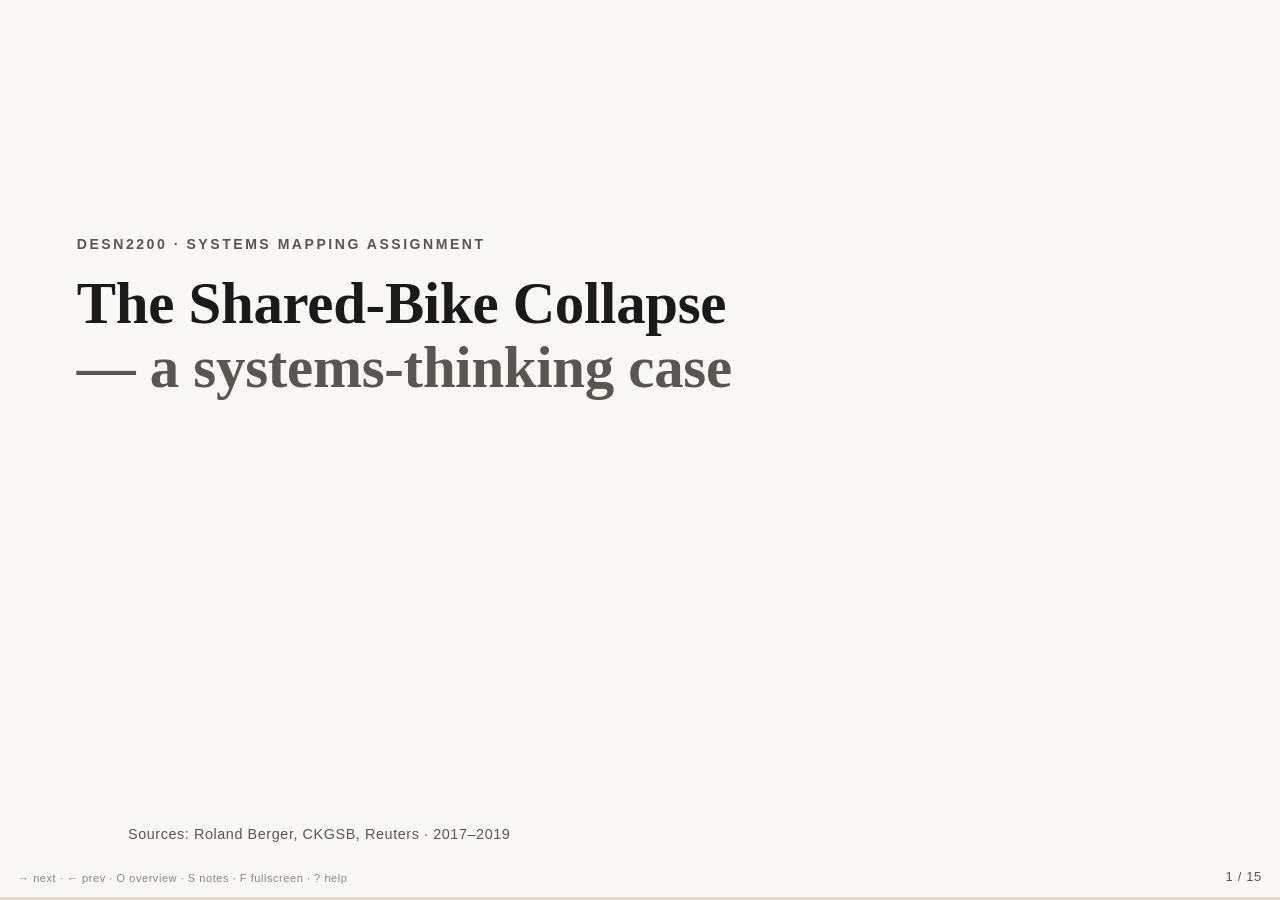
<file: index.html>
<!doctype html>
<html lang="en">
<head>
  <meta charset="utf-8">
  <meta name="viewport" content="width=1920, initial-scale=1">
  <title>Shared-Bike Systems · A Two-Lens Analysis</title>
  <link rel="stylesheet" href="css/theme-academic.css">
  <link rel="stylesheet" href="css/diagrams.css">
</head>
<body>
<div class="deck">
  <div class="slides">

    <!-- ============================================================ -->
    <!-- SLIDE 1 · Title + hook stat                       0:00 – 0:15 -->
    <!-- ============================================================ -->
    <section class="title-slide" data-timestamp="0:00 – 0:15"
             data-notes="Hook: read the stat slowly. Hold a beat after '23 million'. Don't smile through this — it's the catastrophe that motivates the whole talk.">
      <div class="eyebrow">DESN2200 · Systems Mapping Assignment</div>
      <h1>The Shared-Bike Collapse<br><span class="muted">— a systems-thinking case</span></h1>
      <div class="stat fragment fade-only">23 million bikes.</div>
      <div class="subtitle fragment fade-only">Deployed across 200 Chinese cities by 2017. Within two years, billions of yuan lost, 12 million unrefunded deposits, 300,000 tons of scrap metal, and bike graveyards visible from the air.</div>
      <div class="source">Sources: Roland Berger, CKGSB, Reuters · 2017–2019</div>
    </section>

    <!-- ============================================================ -->
    <!-- SLIDE 2 · Two-lens framing                        0:15 – 0:25 -->
    <!-- ============================================================ -->
    <section data-timestamp="0:15 – 0:25"
             data-notes="Set the frame. Two diagrams, two lenses. Don't over-explain shared bikes — the audience knows what they are.">
      <div class="eyebrow">FRAMING</div>
      <h2>Two lenses on one system</h2>
      <p class="lede">Why this system collapsed — and how design can fix the next one — only becomes visible when you look at it from <em>two</em> directions at once.</p>
      <div class="split">
        <div class="panel left fragment">
          <div class="label">Diagram 1</div>
          <h3>Technical mechanism</h3>
          <p>Three layers: the bike, the cloud, the field. How a ride actually happens, and where the system steers user behaviour.</p>
        </div>
        <div class="panel right fragment">
          <div class="label">Diagram 2</div>
          <h3>Social dynamics</h3>
          <p>Causal-loop diagram with four canonical archetypes embedded. Why trust collapses, why bikes get vandalised, and which loops the survivors broke.</p>
        </div>
      </div>
    </section>

    <!-- ============================================================ -->
    <!-- SLIDE 3 · Architecture skeleton (3 layers)        0:25 – 0:50 -->
    <!-- ============================================================ -->
    <section class="diagram-slide" data-timestamp="0:25 – 0:50"
             data-notes="Walk top → bottom. Physical = what the user touches. Digital = what mediates. Operational = what supports. Components animate in left to right.">
      <div class="header">
        <div class="tag">DIAGRAM 1 · ARCHITECTURE</div>
        <h2>Three layers, one ride</h2>
      </div>
      <div class="canvas">
        <svg class="diagram arch-svg" viewBox="0 0 1600 880" preserveAspectRatio="xMidYMid meet">
          <defs>
            <marker id="arrow-red" viewBox="0 0 10 10" refX="9" refY="5"
                    markerWidth="6" markerHeight="6" orient="auto-start-reverse">
              <path d="M0,0 L10,5 L0,10 z" fill="#C8553D"/>
            </marker>
            <marker id="arrow-ink" viewBox="0 0 10 10" refX="9" refY="5"
                    markerWidth="5" markerHeight="5" orient="auto-start-reverse">
              <path d="M0,0 L10,5 L0,10 z" fill="#1A1A1A"/>
            </marker>
          </defs>

          <!-- Layer 1: Physical -->
          <g class="fragment fade-only" data-fragment-index="0">
            <rect class="layer-band physical" x="40" y="40" width="1520" height="220"/>
            <text class="layer-label" x="62" y="70">PHYSICAL · the bike</text>
            <text class="layer-sub" x="62" y="90">what the user touches</text>

            <!-- 5 components in physical layer -->
            <g transform="translate(80,120)">
              <rect class="component" width="240" height="110"/>
              <text class="component-label" x="120" y="50">Frame</text>
              <text class="component-sub" x="120" y="74">aluminium / steel</text>
              <text class="component-sub" x="120" y="92">solid tyres</text>
            </g>
            <g transform="translate(360,120)">
              <rect class="component" width="240" height="110"/>
              <text class="component-label" x="120" y="50">Smart Lock</text>
              <text class="component-sub" x="120" y="74">servo + bluetooth</text>
              <text class="component-sub" x="120" y="92">tamper sensor</text>
            </g>
            <g transform="translate(640,120)">
              <rect class="component" width="240" height="110"/>
              <text class="component-label" x="120" y="50">GPS / IoT Module</text>
              <text class="component-sub" x="120" y="74">cellular uplink</text>
              <text class="component-sub" x="120" y="92">streams location</text>
            </g>
            <g transform="translate(920,120)">
              <rect class="component" width="240" height="110"/>
              <text class="component-label" x="120" y="50">QR Code</text>
              <text class="component-sub" x="120" y="74">unique bike ID</text>
              <text class="component-sub" x="120" y="92">scan-to-unlock</text>
            </g>
            <g transform="translate(1200,120)">
              <rect class="component" width="240" height="110"/>
              <text class="component-label" x="120" y="50">Battery</text>
              <text class="component-sub" x="120" y="74">dynamo / cell</text>
              <text class="component-sub" x="120" y="92">powers lock + IoT</text>
            </g>
          </g>

          <!-- Layer 2: Digital -->
          <g class="fragment fade-only" data-fragment-index="1">
            <rect class="layer-band digital" x="40" y="300" width="1520" height="220"/>
            <text class="layer-label" x="62" y="330">DIGITAL · the cloud</text>
            <text class="layer-sub" x="62" y="350">what mediates</text>

            <g transform="translate(80,380)">
              <rect class="component" width="320" height="110"/>
              <text class="component-label" x="160" y="50">Mobile App</text>
              <text class="component-sub" x="160" y="74">map · scan · pay · report</text>
              <text class="component-sub" x="160" y="92">credit-score visible</text>
            </g>
            <g transform="translate(440,380)">
              <rect class="component" width="320" height="110"/>
              <text class="component-label" x="160" y="50">Backend Server</text>
              <text class="component-sub" x="160" y="74">auth · ride state · fleet</text>
              <text class="component-sub" x="160" y="92">cloud orchestration</text>
            </g>
            <g transform="translate(800,380)">
              <rect class="component" width="320" height="110"/>
              <text class="component-label" x="160" y="50">Payment Gateway</text>
              <text class="component-sub" x="160" y="74">Alipay · WeChat Pay</text>
              <text class="component-sub" x="160" y="92">fare + deposit</text>
            </g>
            <g transform="translate(1160,380)">
              <rect class="component" width="320" height="110"/>
              <text class="component-label" x="160" y="50">Geofencing Engine</text>
              <text class="component-sub" x="160" y="74">parking zones</text>
              <text class="component-sub" x="160" y="92">fines + ride-end gate</text>
            </g>
          </g>

          <!-- Layer 3: Operational -->
          <g class="fragment fade-only" data-fragment-index="2">
            <rect class="layer-band ops" x="40" y="560" width="1520" height="220"/>
            <text class="layer-label" x="62" y="590">OPERATIONAL · the field</text>
            <text class="layer-sub" x="62" y="610">what supports</text>

            <g transform="translate(80,640)">
              <rect class="component" width="440" height="110"/>
              <text class="component-label" x="220" y="50">Rebalancing Trucks</text>
              <text class="component-sub" x="220" y="74">demand-driven redistribution</text>
              <text class="component-sub" x="220" y="92">overnight + peak shifts</text>
            </g>
            <g transform="translate(560,640)">
              <rect class="component" width="440" height="110"/>
              <text class="component-label" x="220" y="50">Maintenance Depot</text>
              <text class="component-sub" x="220" y="74">repair · spare parts · scrap</text>
              <text class="component-sub" x="220" y="92">fault-triage queue</text>
            </g>
            <g transform="translate(1040,640)">
              <rect class="component" width="440" height="110"/>
              <text class="component-label" x="220" y="50">Field Operators</text>
              <text class="component-sub" x="220" y="74">collection · clean-up · rescue</text>
              <text class="component-sub" x="220" y="92">credit-deduction enforcement</text>
            </g>
          </g>

        </svg>
      </div>
      <p class="caption">
        <span class="fragment fade-only">Three layers stacked the way a user encounters them — physical first, mediated by digital, supported by operational.</span>
      </p>
    </section>

    <!-- ============================================================ -->
    <!-- SLIDE 4 · User journey overlay 1–7                0:50 – 1:25 -->
    <!-- ============================================================ -->
    <section class="diagram-slide" data-timestamp="0:50 – 1:25"
             data-notes="Walk steps 1–7. Each press of arrow advances one numbered step. The arrows trace the data flow across the three layers. Pace ≈ 5s per step.">
      <div class="header">
        <div class="tag">DIAGRAM 1 · USER JOURNEY</div>
        <h2>How a ride actually happens</h2>
      </div>
      <div class="canvas">
        <!-- Generated from diagrams/d1-journey.d2 via:
               d2 --layout=elk --pad=24 d1-journey.d2 d1-journey.svg
               python3 build-slide4.py            (writes diagrams/slide4.svg)
             then inlined here. ELK lays out the three layered bands and
             the components inside them; the post-processor restyles to
             the deck's CSS classes and wraps each step in a .fragment
             group so the stroke-dashoffset reveal animation fires on →. -->
        <svg class="diagram arch-svg" viewBox="0 0 1037 866" preserveAspectRatio="xMidYMid meet">
          <defs>
            <marker id="arrow-red-2" viewBox="0 0 10 10" refX="9" refY="5"
                    markerWidth="6" markerHeight="6" orient="auto-start-reverse">
              <path d="M0,0 L10,5 L0,10 z" fill="#C8553D"/>
            </marker>
          </defs>

          <!-- Layer bands -->
          <rect class="layer-band physical" x="92" y="92" width="829" height="166"/>
          <text class="layer-label" x="104" y="114">PHYSICAL</text>
          <rect class="layer-band digital" x="92" y="338" width="829" height="166"/>
          <text class="layer-label" x="104" y="360">DIGITAL</text>
          <rect class="layer-band ops" x="92" y="584" width="829" height="166"/>
          <text class="layer-label" x="104" y="606">OPERATIONAL</text>

          <!-- Components (positions from D2 + ELK) -->
          <g class="components">
            <g transform="translate(142,142)"><rect class="component" width="89" height="66"/><text class="component-label" x="44.5" y="38">Frame</text></g>
            <g transform="translate(281,142)"><rect class="component" width="126" height="66"/><text class="component-label" x="63" y="38">Smart Lock</text></g>
            <g transform="translate(457,142)"><rect class="component" width="109" height="66"/><text class="component-label" x="54.5" y="38">GPS / IoT</text></g>
            <g transform="translate(616,142)"><rect class="component" width="105" height="66"/><text class="component-label" x="52.5" y="38">QR Code</text></g>
            <g transform="translate(771,142)"><rect class="component" width="99" height="66"/><text class="component-label" x="49.5" y="38">Battery</text></g>
            <g transform="translate(142,388)"><rect class="component" width="123" height="66"/><text class="component-label" x="61.5" y="38">Mobile App</text></g>
            <g transform="translate(315,388)"><rect class="component" width="156" height="66"/><text class="component-label" x="78" y="38">Backend Server</text></g>
            <g transform="translate(521,388)"><rect class="component" width="174" height="66"/><text class="component-label" x="87" y="38">Payment Gateway</text></g>
            <g transform="translate(745,388)"><rect class="component" width="126" height="66"/><text class="component-label" x="63" y="38">Geofencing</text></g>
            <g transform="translate(142,634)"><rect class="component" width="140" height="66"/><text class="component-label" x="70" y="38">Rebal. Trucks</text></g>
            <g transform="translate(332,634)"><rect class="component" width="181" height="66"/><text class="component-label" x="90.5" y="38">Maintenance Depot</text></g>
            <g transform="translate(563,634)"><rect class="component" width="154" height="66"/><text class="component-label" x="77" y="38">Field Operators</text></g>
          </g>

          <!-- Step 1: open app — self-action callout on Mobile App, sits in
               gap-A above the digital row -->
          <g class="fragment" data-fragment-index="0">
            <circle cx="155" cy="288" r="11" class="user-step-bg"/>
            <text class="user-step" x="155" y="292" text-anchor="middle">1</text>
            <text class="user-step-label" x="173" y="292">open app · map shows nearby bikes</text>
          </g>

          <!-- Step 2: scan QR — Mobile App → QR Code -->
          <g class="fragment" data-fragment-index="1">
            <path class="user-arrow" style="--len:392" marker-end="url(#arrow-red-2)" d="M 266.3 387.1 L 613.0 204.9"/>
            <circle cx="272.0" cy="388.0" r="11" class="user-step-bg"/>
            <text class="user-step" x="272.0" y="392.0" text-anchor="middle">2</text>
            <text class="user-step-label" x="470.0" y="320.0">scan QR code</text>
          </g>

          <!-- Step 3: validate · send unlock — Backend Server → Smart Lock -->
          <g class="fragment" data-fragment-index="2">
            <path class="user-arrow" style="--len:177" marker-end="url(#arrow-red-2)" d="M 385.6 386.0 L 351.8 211.9"/>
            <circle cx="382.0" cy="388.0" r="11" class="user-step-bg"/>
            <text class="user-step" x="382.0" y="392.0" text-anchor="middle">3</text>
            <text class="user-step-label" x="200.0" y="320.0">validate · send unlock</text>
          </g>

          <!-- Step 4: stream GPS — GPS / IoT → Backend Server -->
          <g class="fragment" data-fragment-index="3">
            <path class="user-arrow" style="--len:194" marker-end="url(#arrow-red-2)" d="M 495.1 209.8 L 410.7 384.4"/>
            <circle cx="495.0" cy="222.0" r="11" class="user-step-bg"/>
            <text class="user-step" x="495.0" y="226.0" text-anchor="middle">4</text>
            <text class="user-step-label" x="700.0" y="320.0">stream GPS during ride</text>
          </g>

          <!-- Step 5: geofence-gated park & lock — Backend Server → Geofencing.
               Manually routed through the gap below the digital row to skip
               over Payment Gateway. -->
          <g class="fragment" data-fragment-index="4">
            <path class="user-arrow" style="--len:587" marker-end="url(#arrow-red-2)" d="M 393 454 V 540 H 808 V 454"/>
            <circle cx="400.0" cy="470.0" r="11" class="user-step-bg"/>
            <text class="user-step" x="400.0" y="474.0" text-anchor="middle">5</text>
            <text class="user-step-label" x="700.0" y="558.0">geofence-gated park &amp; lock</text>
          </g>

          <!-- Step 6: fare → payment gateway — Backend Server → Payment Gateway -->
          <g class="fragment" data-fragment-index="5">
            <path class="user-arrow" style="--len:44" marker-end="url(#arrow-red-2)" d="M 473.0 421.0 L 517.0 421.0"/>
            <circle cx="495.0" cy="421.0" r="11" class="user-step-bg"/>
            <text class="user-step" x="495.0" y="425.0" text-anchor="middle">6</text>
            <text class="user-step-label" x="495.0" y="365.0" text-anchor="middle">fare → payment gateway</text>
          </g>

          <!-- Step 7: report fault — Mobile App → Field Operators -->
          <g class="fragment" data-fragment-index="6">
            <path class="user-arrow" style="--len:360" marker-end="url(#arrow-red-2)" d="M 263.7 455.0 L 577.5 632.0"/>
            <circle cx="272.0" cy="460.0" r="11" class="user-step-bg"/>
            <text class="user-step" x="272.0" y="464.0" text-anchor="middle">7</text>
            <text class="user-step-label" x="260.0" y="558.0">report fault → field operators dispatched</text>
          </g>

        </svg>
      </div>
      <p class="caption muted">Press → to advance through the seven-step ride. Each arrow traces a real data or resource flow between layers.</p>
    </section>

    <!-- ============================================================ -->
    <!-- SLIDE 5 · Guidance mechanism badges                1:25 – 1:50 -->
    <!-- ============================================================ -->
    <section class="diagram-slide" data-timestamp="1:25 – 1:50"
             data-notes="Four categories of guidance — forcing functions, nudges, feedback, rewards. Read each colour. Close with: 'these mechanisms are how the system shapes user behaviour — and their presence or absence determines whether the business survives.'">
      <div class="header">
        <div class="tag">DIAGRAM 1 · GUIDANCE MECHANISMS</div>
        <h2>How the architecture shapes behaviour</h2>
      </div>
      <div class="canvas">
        <svg class="diagram arch-svg" viewBox="0 0 1600 880" preserveAspectRatio="xMidYMid meet">
          <defs>
            <marker id="arrow-red-3" viewBox="0 0 10 10" refX="9" refY="5"
                    markerWidth="6" markerHeight="6" orient="auto-start-reverse">
              <path d="M0,0 L10,5 L0,10 z" fill="#C8553D"/>
            </marker>
          </defs>

          <rect class="layer-band physical" x="40" y="40" width="1520" height="220"/>
          <text class="layer-label" x="62" y="70">PHYSICAL</text>
          <rect class="layer-band digital" x="40" y="300" width="1520" height="220"/>
          <text class="layer-label" x="62" y="330">DIGITAL</text>
          <rect class="layer-band ops" x="40" y="560" width="1520" height="220"/>
          <text class="layer-label" x="62" y="590">OPERATIONAL</text>

          <!-- compact components grid (faded so badges read clearly) -->
          <g opacity="0.55">
            <g transform="translate(80,120)"><rect class="component" width="240" height="110"/><text class="component-label" x="120" y="62">Frame</text></g>
            <g transform="translate(360,120)"><rect class="component" width="240" height="110"/><text class="component-label" x="120" y="62">Smart Lock</text></g>
            <g transform="translate(640,120)"><rect class="component" width="240" height="110"/><text class="component-label" x="120" y="62">GPS / IoT</text></g>
            <g transform="translate(920,120)"><rect class="component" width="240" height="110"/><text class="component-label" x="120" y="62">QR Code</text></g>
            <g transform="translate(1200,120)"><rect class="component" width="240" height="110"/><text class="component-label" x="120" y="62">Battery</text></g>
            <g transform="translate(80,380)"><rect class="component" width="320" height="110"/><text class="component-label" x="160" y="62">Mobile App</text></g>
            <g transform="translate(440,380)"><rect class="component" width="320" height="110"/><text class="component-label" x="160" y="62">Backend Server</text></g>
            <g transform="translate(800,380)"><rect class="component" width="320" height="110"/><text class="component-label" x="160" y="62">Payment Gateway</text></g>
            <g transform="translate(1160,380)"><rect class="component" width="320" height="110"/><text class="component-label" x="160" y="62">Geofencing</text></g>
            <g transform="translate(80,640)"><rect class="component" width="440" height="110"/><text class="component-label" x="220" y="62">Rebal. Trucks</text></g>
            <g transform="translate(560,640)"><rect class="component" width="440" height="110"/><text class="component-label" x="220" y="62">Maintenance Depot</text></g>
            <g transform="translate(1040,640)"><rect class="component" width="440" height="110"/><text class="component-label" x="220" y="62">Field Operators</text></g>
          </g>

          <!-- Forcing functions (red) -->
          <g class="fragment" data-fragment-index="0">
            <rect class="badge badge-forcing" x="1180" y="246" width="370" height="40"/>
            <text class="badge-icon forcing" x="1196" y="272">●</text>
            <text class="badge-text" x="1218" y="272">FORCING · geofence gates the ride end</text>

            <rect class="badge badge-forcing" x="80" y="506" width="340" height="40"/>
            <text class="badge-icon forcing" x="96" y="532">●</text>
            <text class="badge-text" x="118" y="532">FORCING · app-mandatory unlock</text>

            <rect class="badge badge-forcing" x="440" y="506" width="370" height="40"/>
            <text class="badge-icon forcing" x="456" y="532">●</text>
            <text class="badge-text" x="478" y="532">FORCING · credit threshold blocks bad users</text>
          </g>

          <!-- Nudges (gold) -->
          <g class="fragment" data-fragment-index="1">
            <rect class="badge badge-nudge" x="80" y="246" width="320" height="40"/>
            <text class="badge-icon nudge" x="96" y="272">●</text>
            <text class="badge-text" x="118" y="272">NUDGE · map highlights nearest bike</text>

            <rect class="badge badge-nudge" x="820" y="506" width="320" height="40"/>
            <text class="badge-icon nudge" x="836" y="532">●</text>
            <text class="badge-text" x="858" y="532">NUDGE · membership pricing</text>
          </g>

          <!-- Feedback (slate) -->
          <g class="fragment" data-fragment-index="2">
            <rect class="badge badge-feedback" x="412" y="246" width="320" height="40"/>
            <text class="badge-icon feedback" x="428" y="272">●</text>
            <text class="badge-text" x="450" y="272">FEEDBACK · live fare ticker during ride</text>

            <rect class="badge badge-feedback" x="744" y="246" width="320" height="40"/>
            <text class="badge-icon feedback" x="760" y="272">●</text>
            <text class="badge-text" x="782" y="272">FEEDBACK · credit score visible in app</text>
          </g>

          <!-- Rewards (green) -->
          <g class="fragment" data-fragment-index="3">
            <rect class="badge badge-reward" x="1040" y="800" width="380" height="40"/>
            <text class="badge-icon reward" x="1056" y="826">●</text>
            <text class="badge-text" x="1078" y="826">REWARD · fault-report → credit bonus</text>

            <rect class="badge badge-reward" x="80" y="800" width="380" height="40"/>
            <text class="badge-icon reward" x="96" y="826">●</text>
            <text class="badge-text" x="118" y="826">REWARD · civilised-cycling streak</text>
          </g>

        </svg>
      </div>
      <div class="kicker fragment" data-fragment-index="4">
        These mechanisms are how the system shapes user behaviour — and their <em>presence or absence</em> is what separated the survivors from the collapses.
      </div>
    </section>

    <!-- ============================================================ -->
    <!-- SLIDE 6 · Architecture improvements                1:50 – 2:15 -->
    <!-- ============================================================ -->
    <section data-timestamp="1:50 – 2:15"
             data-notes="Four concrete architectural upgrades. Frame: 'the architecture should embed more guidance into the physical layer, not just the digital layer.'">
      <div class="eyebrow">DIAGRAM 1 · IMPROVEMENTS</div>
      <h2>Where the architecture should grow</h2>
      <div class="improvements">
        <div class="item fragment">
          <div class="num">01 · Physical layer</div>
          <h3>Damage / vibration sensors on every bike</h3>
          <p>Real-time fleet-health telemetry shifts maintenance from reactive complaint-driven to predictive fault-triage.</p>
        </div>
        <div class="item fragment">
          <div class="num">02 · Physical-Digital interface</div>
          <h3>Mandatory docking infrastructure in dense zones</h3>
          <p>Reduces clutter at source instead of fining it after the fact. Fixes the externality the regulator otherwise has to cap.</p>
        </div>
        <div class="item fragment">
          <div class="num">03 · Physical layer</div>
          <h3>Battery-swap stations for the e-bike pivot</h3>
          <p>Higher per-ride margin, longer dwell window, and a credible path off the unit-economics knife-edge that broke Ofo.</p>
        </div>
        <div class="item fragment">
          <div class="num">04 · Operational layer</div>
          <h3>Real-time demand dashboard for operators</h3>
          <p>Smarter rebalancing decisions, lower truck-mileage cost, fewer over-saturated cluster-zones.</p>
        </div>
      </div>
      <div class="kicker fragment">The architecture should embed more guidance into the <em>physical</em> layer — not just the digital one.</div>
    </section>

    <!-- ============================================================ -->
    <!-- SLIDE 7 · CLD overview                             2:15 – 2:35 -->
    <!-- ============================================================ -->
    <section class="diagram-slide" data-timestamp="2:15 – 2:35"
             data-notes="Show all variables, no loops yet. Set up: 'this diagram shows the behavioural feedback loops that determine whether shared bikes thrive or self-destruct.'">
      <div class="header">
        <div class="tag">DIAGRAM 2 · SOCIAL CLD</div>
        <h2>The variables in the social system</h2>
      </div>
      <div class="canvas">
        <!-- Shared CLD SVG (used across slides 7–13). All variables visible; loops added later. -->
        <svg class="diagram cld-svg" viewBox="0 0 1600 900" preserveAspectRatio="xMidYMid meet">

          <defs>
            <marker id="arrow-red-cld" viewBox="0 0 10 10" refX="9" refY="5"
                    markerWidth="6" markerHeight="6" orient="auto-start-reverse">
              <path d="M0,0 L10,5 L0,10 z" fill="#C8553D"/>
            </marker>
            <marker id="arrow-slate" viewBox="0 0 10 10" refX="9" refY="5"
                    markerWidth="6" markerHeight="6" orient="auto-start-reverse">
              <path d="M0,0 L10,5 L0,10 z" fill="#3D5A6C"/>
            </marker>
            <marker id="arrow-gold" viewBox="0 0 10 10" refX="9" refY="5"
                    markerWidth="6" markerHeight="6" orient="auto-start-reverse">
              <path d="M0,0 L10,5 L0,10 z" fill="#A78A4D"/>
            </marker>
          </defs>

          <!-- Variables (12 nodes) -->
          <g class="vars">
            <g transform="translate(220,160)"><rect class="cld-var" width="200" height="60"/><text class="cld-var-label" x="100" y="36">Bike Availability</text></g>
            <g transform="translate(490,80)"><rect class="cld-var" width="200" height="60"/><text class="cld-var-label" x="100" y="36">Sense of Ownership</text></g>
            <g transform="translate(760,160)"><rect class="cld-var" width="200" height="60"/><text class="cld-var-label" x="100" y="36">Individual Care</text></g>
            <g transform="translate(700,360)"><rect class="cld-var" width="200" height="60"/><text class="cld-var-label" x="100" y="36">Fleet Quality</text></g>
            <g transform="translate(430,260)"><rect class="cld-var" width="200" height="60"/><text class="cld-var-label" x="100" y="36">User Satisfaction</text></g>

            <g transform="translate(1080,180)"><rect class="cld-var" width="200" height="60"/><text class="cld-var-label" x="100" y="36">Vandalism</text></g>
            <g transform="translate(1320,290)"><rect class="cld-var" width="220" height="60"/><text class="cld-var-label" x="110" y="36">Social Tolerance</text></g>

            <g transform="translate(990,440)"><rect class="cld-var" width="200" height="60"/><text class="cld-var-label" x="100" y="36">Maintenance Cost</text></g>
            <g transform="translate(1240,500)"><rect class="cld-var" width="200" height="60"/><text class="cld-var-label" x="100" y="36">Cash Crunch</text></g>
            <g transform="translate(1320,640)"><rect class="cld-var" width="220" height="60"/><text class="cld-var-label" x="110" y="36">Refund Delays</text></g>
            <g transform="translate(1060,720)"><rect class="cld-var" width="200" height="60"/><text class="cld-var-label" x="100" y="36">User Panic</text></g>

            <g transform="translate(450,540)"><rect class="cld-var" width="200" height="60"/><text class="cld-var-label" x="100" y="36">Urban Clutter</text></g>
            <g transform="translate(220,640)"><rect class="cld-var" width="220" height="60"/><text class="cld-var-label" x="110" y="36">Public Complaints</text></g>
            <g transform="translate(60,460)"><rect class="cld-var" width="200" height="60"/><text class="cld-var-label" x="100" y="36">Government Caps</text></g>

            <!-- Designed-loop nodes (guidance loops) -->
            <g transform="translate(1340,90)"><rect class="cld-var" width="220" height="60"/><text class="cld-var-label" x="110" y="36">Credit Penalty</text></g>
            <g transform="translate(60,300)"><rect class="cld-var" width="200" height="60"/><text class="cld-var-label" x="100" y="36">Geofence Fine</text></g>
            <g transform="translate(720,560)"><rect class="cld-var" width="200" height="60"/><text class="cld-var-label" x="100" y="36">User Reports</text></g>
            <g transform="translate(450,700)"><rect class="cld-var" width="220" height="60"/><text class="cld-var-label" x="110" y="36">Recovery Speed</text></g>
          </g>
        </svg>
      </div>
      <p class="caption muted">Variables only. The next five slides walk through which loops bind them — and which archetypes those loops embody.</p>
    </section>

    <!-- ============================================================ -->
    <!-- SLIDE 8 · B1 · Tragedy of the Commons             2:35 – 2:50 -->
    <!-- ============================================================ -->
    <section class="diagram-slide" data-timestamp="2:35 – 2:50"
             data-notes="The canonical shared-resource problem. Bikes are plentiful and cheap → no felt ownership → care drops → quality drops → satisfaction drops. Cite Mobike 200K bikes lost in one year.">
      <div class="header">
        <div class="tag">CLD · LOOP B1</div>
        <h2>Tragedy of the Commons</h2>
      </div>
      <div class="canvas">
        <svg class="diagram cld-svg focus-B1" viewBox="0 0 1600 900" preserveAspectRatio="xMidYMid meet">
          <defs>
            <marker id="arrow-red-b1" viewBox="0 0 10 10" refX="9" refY="5" markerWidth="6" markerHeight="6" orient="auto-start-reverse"><path d="M0,0 L10,5 L0,10 z" fill="#C8553D"/></marker>
            <marker id="arrow-slate-b1" viewBox="0 0 10 10" refX="9" refY="5" markerWidth="6" markerHeight="6" orient="auto-start-reverse"><path d="M0,0 L10,5 L0,10 z" fill="#3D5A6C"/></marker>
          </defs>

          <!-- Faded backdrop nodes -->
          <g opacity="0.35">
            <g transform="translate(1080,180)"><rect class="cld-var" width="200" height="60"/><text class="cld-var-label" x="100" y="36">Vandalism</text></g>
            <g transform="translate(1320,290)"><rect class="cld-var" width="220" height="60"/><text class="cld-var-label" x="110" y="36">Social Tolerance</text></g>
            <g transform="translate(990,440)"><rect class="cld-var" width="200" height="60"/><text class="cld-var-label" x="100" y="36">Maintenance Cost</text></g>
            <g transform="translate(1240,500)"><rect class="cld-var" width="200" height="60"/><text class="cld-var-label" x="100" y="36">Cash Crunch</text></g>
            <g transform="translate(1320,640)"><rect class="cld-var" width="220" height="60"/><text class="cld-var-label" x="110" y="36">Refund Delays</text></g>
            <g transform="translate(1060,720)"><rect class="cld-var" width="200" height="60"/><text class="cld-var-label" x="100" y="36">User Panic</text></g>
            <g transform="translate(450,540)"><rect class="cld-var" width="200" height="60"/><text class="cld-var-label" x="100" y="36">Urban Clutter</text></g>
            <g transform="translate(220,640)"><rect class="cld-var" width="220" height="60"/><text class="cld-var-label" x="110" y="36">Public Complaints</text></g>
            <g transform="translate(60,460)"><rect class="cld-var" width="200" height="60"/><text class="cld-var-label" x="100" y="36">Government Caps</text></g>
            <g transform="translate(1340,90)"><rect class="cld-var" width="220" height="60"/><text class="cld-var-label" x="110" y="36">Credit Penalty</text></g>
            <g transform="translate(60,300)"><rect class="cld-var" width="200" height="60"/><text class="cld-var-label" x="100" y="36">Geofence Fine</text></g>
            <g transform="translate(720,560)"><rect class="cld-var" width="200" height="60"/><text class="cld-var-label" x="100" y="36">User Reports</text></g>
            <g transform="translate(450,700)"><rect class="cld-var" width="220" height="60"/><text class="cld-var-label" x="110" y="36">Recovery Speed</text></g>
          </g>

          <!-- Active B1 nodes -->
          <g>
            <g transform="translate(220,160)"><rect class="cld-var" width="200" height="60"/><text class="cld-var-label" x="100" y="36">Bike Availability</text></g>
            <g transform="translate(490,80)"><rect class="cld-var" width="200" height="60"/><text class="cld-var-label" x="100" y="36">Sense of Ownership</text></g>
            <g transform="translate(760,160)"><rect class="cld-var" width="200" height="60"/><text class="cld-var-label" x="100" y="36">Individual Care</text></g>
            <g transform="translate(700,360)"><rect class="cld-var" width="200" height="60"/><text class="cld-var-label" x="100" y="36">Fleet Quality</text></g>
            <g transform="translate(430,260)"><rect class="cld-var" width="200" height="60"/><text class="cld-var-label" x="100" y="36">User Satisfaction</text></g>
          </g>

          <!-- B1 loop arrows (drawn with stroke-dashoffset) -->
          <g class="fragment" data-fragment-index="0">
            <path class="loop balancing l-B1" style="--len:300" d="M 380 170 Q 460 110, 490 110"/>
            <text class="polarity neg" x="450" y="135">−</text>

            <path class="loop balancing l-B1" style="--len:280" d="M 690 110 Q 760 130, 800 160"/>
            <text class="polarity pos" x="745" y="125">+</text>

            <path class="loop balancing l-B1" style="--len:280" d="M 850 220 Q 850 290, 820 360"/>
            <text class="polarity pos" x="870" y="295">+</text>

            <path class="loop balancing l-B1" style="--len:300" d="M 700 380 Q 600 360, 540 320"/>
            <text class="polarity pos" x="610" y="358">+</text>

            <path class="loop balancing l-B1" style="--len:340" d="M 430 290 Q 320 280, 280 220"/>
            <text class="polarity pos" x="320" y="263">+</text>

            <!-- closing arrow back to Bike Availability (long curve, balancing/negative net) -->
            <path class="loop balancing l-B1" style="--len:520" d="M 320 220 Q 260 180, 280 160"/>
          </g>

          <!-- Loop ID badge -->
          <g class="fragment fade-only" data-fragment-index="0">
            <circle class="loop-id-circle balancing" cx="540" cy="190" r="26" fill="#FAF8F4"/>
            <text class="loop-id balancing" x="540" y="198">B1</text>
          </g>

          <!-- Archetype pill -->
          <g class="fragment fade-only" data-fragment-index="1">
            <rect class="archetype-pill balancing" x="400" y="430" width="320" height="36"/>
            <text class="archetype-text" x="560" y="454">Tragedy of the Commons</text>
          </g>

        </svg>
      </div>
      <p class="caption fragment fade-only" data-fragment-index="1">
        <span class="data">Mobike</span> lost <strong>200,000 bikes to theft and vandalism</strong> in a single year. The shared resource degraded faster than any single user felt responsible to prevent.
      </p>
    </section>

    <!-- ============================================================ -->
    <!-- SLIDE 9 · R1 · Damage spiral                       2:50 – 3:05 -->
    <!-- ============================================================ -->
    <section class="diagram-slide" data-timestamp="2:50 – 3:05"
             data-notes="Drifting Goals / Broken Windows. Visible damage normalises further damage. GoBee France shut down after 4 months from this exact dynamic.">
      <div class="header">
        <div class="tag">CLD · LOOP R1</div>
        <h2>Damage Spiral</h2>
      </div>
      <div class="canvas">
        <svg class="diagram cld-svg focus-R1" viewBox="0 0 1600 900" preserveAspectRatio="xMidYMid meet">
          <defs>
            <marker id="arrow-red-r1" viewBox="0 0 10 10" refX="9" refY="5" markerWidth="6" markerHeight="6" orient="auto-start-reverse"><path d="M0,0 L10,5 L0,10 z" fill="#C8553D"/></marker>
          </defs>

          <g opacity="0.35">
            <g transform="translate(220,160)"><rect class="cld-var" width="200" height="60"/><text class="cld-var-label" x="100" y="36">Bike Availability</text></g>
            <g transform="translate(490,80)"><rect class="cld-var" width="200" height="60"/><text class="cld-var-label" x="100" y="36">Sense of Ownership</text></g>
            <g transform="translate(760,160)"><rect class="cld-var" width="200" height="60"/><text class="cld-var-label" x="100" y="36">Individual Care</text></g>
            <g transform="translate(430,260)"><rect class="cld-var" width="200" height="60"/><text class="cld-var-label" x="100" y="36">User Satisfaction</text></g>
            <g transform="translate(990,440)"><rect class="cld-var" width="200" height="60"/><text class="cld-var-label" x="100" y="36">Maintenance Cost</text></g>
            <g transform="translate(1240,500)"><rect class="cld-var" width="200" height="60"/><text class="cld-var-label" x="100" y="36">Cash Crunch</text></g>
            <g transform="translate(1320,640)"><rect class="cld-var" width="220" height="60"/><text class="cld-var-label" x="110" y="36">Refund Delays</text></g>
            <g transform="translate(1060,720)"><rect class="cld-var" width="200" height="60"/><text class="cld-var-label" x="100" y="36">User Panic</text></g>
            <g transform="translate(450,540)"><rect class="cld-var" width="200" height="60"/><text class="cld-var-label" x="100" y="36">Urban Clutter</text></g>
            <g transform="translate(220,640)"><rect class="cld-var" width="220" height="60"/><text class="cld-var-label" x="110" y="36">Public Complaints</text></g>
            <g transform="translate(60,460)"><rect class="cld-var" width="200" height="60"/><text class="cld-var-label" x="100" y="36">Government Caps</text></g>
            <g transform="translate(1340,90)"><rect class="cld-var" width="220" height="60"/><text class="cld-var-label" x="110" y="36">Credit Penalty</text></g>
            <g transform="translate(60,300)"><rect class="cld-var" width="200" height="60"/><text class="cld-var-label" x="100" y="36">Geofence Fine</text></g>
            <g transform="translate(720,560)"><rect class="cld-var" width="200" height="60"/><text class="cld-var-label" x="100" y="36">User Reports</text></g>
            <g transform="translate(450,700)"><rect class="cld-var" width="220" height="60"/><text class="cld-var-label" x="110" y="36">Recovery Speed</text></g>
          </g>

          <g>
            <g transform="translate(700,360)"><rect class="cld-var" width="200" height="60"/><text class="cld-var-label" x="100" y="36">Fleet Quality</text></g>
            <g transform="translate(1080,180)"><rect class="cld-var" width="200" height="60"/><text class="cld-var-label" x="100" y="36">Vandalism</text></g>
            <g transform="translate(1320,290)"><rect class="cld-var" width="220" height="60"/><text class="cld-var-label" x="110" y="36">Social Tolerance</text></g>
          </g>

          <g class="fragment" data-fragment-index="0">
            <!-- Vandalism → Social Tolerance (+) -->
            <path class="loop reinforcing l-R1" style="--len:280" d="M 1280 220 Q 1380 240, 1420 290"/>
            <text class="polarity pos" x="1380" y="240">+</text>
            <!-- Social Tolerance → Vandalism (+, reinforces) -->
            <path class="loop reinforcing l-R1" style="--len:300" d="M 1400 290 Q 1340 240, 1280 230"/>
            <text class="polarity pos" x="1320" y="280">+</text>
            <!-- Vandalism → Fleet Quality (-) (side effect) -->
            <path class="loop reinforcing l-R1" style="--len:340" d="M 1170 240 Q 980 290, 880 380"/>
            <text class="polarity neg" x="1010" y="305">−</text>
          </g>

          <g class="fragment fade-only" data-fragment-index="0">
            <circle class="loop-id-circle reinforcing" cx="1340" cy="220" r="26" fill="#FAF8F4"/>
            <text class="loop-id" x="1340" y="228">R1</text>
          </g>

          <g class="fragment fade-only" data-fragment-index="1">
            <rect class="archetype-pill" x="1130" y="380" width="380" height="36"/>
            <text class="archetype-text" x="1320" y="404">Drifting Goals · Broken Windows</text>
          </g>
        </svg>
      </div>
      <p class="caption fragment fade-only" data-fragment-index="1">
        <span class="data">GoBee</span> shut down its France operation after <strong>just four months</strong> when half its fleet was destroyed. Visible damage rewires what users believe is normal.
      </p>
    </section>

    <!-- ============================================================ -->
    <!-- SLIDE 10 · R3 · Trust collapse                     3:05 – 3:15 -->
    <!-- ============================================================ -->
    <section class="diagram-slide" data-timestamp="3:05 – 3:15"
             data-notes="Fixes That Fail. The 'fix' to the cash crunch — cutting service and stalling refunds — caused the panic that destroyed the company. Ofo lost $230M in deposits, 12M users.">
      <div class="header">
        <div class="tag">CLD · LOOP R3</div>
        <h2>Trust Collapse</h2>
      </div>
      <div class="canvas">
        <svg class="diagram cld-svg focus-R3" viewBox="0 0 1600 900" preserveAspectRatio="xMidYMid meet">
          <defs>
            <marker id="arrow-red-r3" viewBox="0 0 10 10" refX="9" refY="5" markerWidth="6" markerHeight="6" orient="auto-start-reverse"><path d="M0,0 L10,5 L0,10 z" fill="#C8553D"/></marker>
          </defs>

          <g opacity="0.35">
            <g transform="translate(220,160)"><rect class="cld-var" width="200" height="60"/><text class="cld-var-label" x="100" y="36">Bike Availability</text></g>
            <g transform="translate(490,80)"><rect class="cld-var" width="200" height="60"/><text class="cld-var-label" x="100" y="36">Sense of Ownership</text></g>
            <g transform="translate(760,160)"><rect class="cld-var" width="200" height="60"/><text class="cld-var-label" x="100" y="36">Individual Care</text></g>
            <g transform="translate(430,260)"><rect class="cld-var" width="200" height="60"/><text class="cld-var-label" x="100" y="36">User Satisfaction</text></g>
            <g transform="translate(1080,180)"><rect class="cld-var" width="200" height="60"/><text class="cld-var-label" x="100" y="36">Vandalism</text></g>
            <g transform="translate(1320,290)"><rect class="cld-var" width="220" height="60"/><text class="cld-var-label" x="110" y="36">Social Tolerance</text></g>
            <g transform="translate(450,540)"><rect class="cld-var" width="200" height="60"/><text class="cld-var-label" x="100" y="36">Urban Clutter</text></g>
            <g transform="translate(220,640)"><rect class="cld-var" width="220" height="60"/><text class="cld-var-label" x="110" y="36">Public Complaints</text></g>
            <g transform="translate(60,460)"><rect class="cld-var" width="200" height="60"/><text class="cld-var-label" x="100" y="36">Government Caps</text></g>
            <g transform="translate(1340,90)"><rect class="cld-var" width="220" height="60"/><text class="cld-var-label" x="110" y="36">Credit Penalty</text></g>
            <g transform="translate(60,300)"><rect class="cld-var" width="200" height="60"/><text class="cld-var-label" x="100" y="36">Geofence Fine</text></g>
            <g transform="translate(720,560)"><rect class="cld-var" width="200" height="60"/><text class="cld-var-label" x="100" y="36">User Reports</text></g>
            <g transform="translate(450,700)"><rect class="cld-var" width="220" height="60"/><text class="cld-var-label" x="110" y="36">Recovery Speed</text></g>
          </g>

          <g>
            <g transform="translate(700,360)"><rect class="cld-var" width="200" height="60"/><text class="cld-var-label" x="100" y="36">Fleet Quality</text></g>
            <g transform="translate(990,440)"><rect class="cld-var" width="200" height="60"/><text class="cld-var-label" x="100" y="36">Maintenance Cost</text></g>
            <g transform="translate(1240,500)"><rect class="cld-var" width="200" height="60"/><text class="cld-var-label" x="100" y="36">Cash Crunch</text></g>
            <g transform="translate(1320,640)"><rect class="cld-var" width="220" height="60"/><text class="cld-var-label" x="110" y="36">Refund Delays</text></g>
            <g transform="translate(1060,720)"><rect class="cld-var" width="200" height="60"/><text class="cld-var-label" x="100" y="36">User Panic</text></g>
          </g>

          <g class="fragment" data-fragment-index="0">
            <!-- Maintenance Cost → Cash Crunch (+) -->
            <path class="loop reinforcing l-R3" style="--len:280" d="M 1190 480 Q 1230 490, 1240 500"/>
            <text class="polarity pos" x="1208" y="478">+</text>
            <!-- Cash Crunch → Refund Delays (+) -->
            <path class="loop reinforcing l-R3" style="--len:280" d="M 1340 560 Q 1380 600, 1410 640"/>
            <text class="polarity pos" x="1380" y="600">+</text>
            <!-- Refund Delays → User Panic (+) -->
            <path class="loop reinforcing l-R3" style="--len:300" d="M 1320 700 Q 1240 740, 1170 740"/>
            <text class="polarity pos" x="1240" y="725">+</text>
            <!-- User Panic → Cash Crunch (+, closes loop) -->
            <path class="loop reinforcing l-R3" style="--len:340" d="M 1240 720 Q 1320 640, 1340 560"/>
            <text class="polarity pos" x="1300" y="640">+</text>
            <!-- Maintenance Cost connects from Fleet Quality (-) -->
            <path class="loop reinforcing l-R3" style="--len:280" d="M 900 400 Q 950 420, 990 460"/>
            <text class="polarity neg" x="930" y="410">−</text>
          </g>

          <g class="fragment fade-only" data-fragment-index="0">
            <circle class="loop-id-circle reinforcing" cx="1280" cy="600" r="26" fill="#FAF8F4"/>
            <text class="loop-id" x="1280" y="608">R3</text>
          </g>

          <g class="fragment fade-only" data-fragment-index="1">
            <rect class="archetype-pill" x="1140" y="800" width="280" height="36"/>
            <text class="archetype-text" x="1280" y="824">Fixes That Fail</text>
          </g>
        </svg>
      </div>
      <p class="caption fragment fade-only" data-fragment-index="1">
        <span class="data">Ofo</span> took <strong>$230M in deposits from 12M users</strong> — none recoverable. The "fix" to the cash crunch (stall refunds) caused the panic that ended the company.
      </p>
    </section>

    <!-- ============================================================ -->
    <!-- SLIDE 11 · B2 · Regulatory backlash                3:15 – 3:25 -->
    <!-- ============================================================ -->
    <section class="diagram-slide" data-timestamp="3:15 – 3:25"
             data-notes="Limits to Growth. The street can only absorb so many bikes before complaint volume forces a regulator response. Beijing capped at 2.3M in 2017.">
      <div class="header">
        <div class="tag">CLD · LOOP B2</div>
        <h2>Regulatory Backlash</h2>
      </div>
      <div class="canvas">
        <svg class="diagram cld-svg focus-B2" viewBox="0 0 1600 900" preserveAspectRatio="xMidYMid meet">
          <defs>
            <marker id="arrow-slate-b2" viewBox="0 0 10 10" refX="9" refY="5" markerWidth="6" markerHeight="6" orient="auto-start-reverse"><path d="M0,0 L10,5 L0,10 z" fill="#3D5A6C"/></marker>
          </defs>

          <g opacity="0.35">
            <g transform="translate(490,80)"><rect class="cld-var" width="200" height="60"/><text class="cld-var-label" x="100" y="36">Sense of Ownership</text></g>
            <g transform="translate(760,160)"><rect class="cld-var" width="200" height="60"/><text class="cld-var-label" x="100" y="36">Individual Care</text></g>
            <g transform="translate(700,360)"><rect class="cld-var" width="200" height="60"/><text class="cld-var-label" x="100" y="36">Fleet Quality</text></g>
            <g transform="translate(430,260)"><rect class="cld-var" width="200" height="60"/><text class="cld-var-label" x="100" y="36">User Satisfaction</text></g>
            <g transform="translate(1080,180)"><rect class="cld-var" width="200" height="60"/><text class="cld-var-label" x="100" y="36">Vandalism</text></g>
            <g transform="translate(1320,290)"><rect class="cld-var" width="220" height="60"/><text class="cld-var-label" x="110" y="36">Social Tolerance</text></g>
            <g transform="translate(990,440)"><rect class="cld-var" width="200" height="60"/><text class="cld-var-label" x="100" y="36">Maintenance Cost</text></g>
            <g transform="translate(1240,500)"><rect class="cld-var" width="200" height="60"/><text class="cld-var-label" x="100" y="36">Cash Crunch</text></g>
            <g transform="translate(1320,640)"><rect class="cld-var" width="220" height="60"/><text class="cld-var-label" x="110" y="36">Refund Delays</text></g>
            <g transform="translate(1060,720)"><rect class="cld-var" width="200" height="60"/><text class="cld-var-label" x="100" y="36">User Panic</text></g>
            <g transform="translate(1340,90)"><rect class="cld-var" width="220" height="60"/><text class="cld-var-label" x="110" y="36">Credit Penalty</text></g>
            <g transform="translate(60,300)"><rect class="cld-var" width="200" height="60"/><text class="cld-var-label" x="100" y="36">Geofence Fine</text></g>
            <g transform="translate(720,560)"><rect class="cld-var" width="200" height="60"/><text class="cld-var-label" x="100" y="36">User Reports</text></g>
            <g transform="translate(450,700)"><rect class="cld-var" width="220" height="60"/><text class="cld-var-label" x="110" y="36">Recovery Speed</text></g>
          </g>

          <g>
            <g transform="translate(220,160)"><rect class="cld-var" width="200" height="60"/><text class="cld-var-label" x="100" y="36">Bike Availability</text></g>
            <g transform="translate(450,540)"><rect class="cld-var" width="200" height="60"/><text class="cld-var-label" x="100" y="36">Urban Clutter</text></g>
            <g transform="translate(220,640)"><rect class="cld-var" width="220" height="60"/><text class="cld-var-label" x="110" y="36">Public Complaints</text></g>
            <g transform="translate(60,460)"><rect class="cld-var" width="200" height="60"/><text class="cld-var-label" x="100" y="36">Government Caps</text></g>
          </g>

          <g class="fragment" data-fragment-index="0">
            <!-- Bike Availability → Urban Clutter (+) -->
            <path class="loop balancing l-B2" style="--len:340" d="M 320 220 Q 400 380, 530 540"/>
            <text class="polarity pos" x="380" y="380">+</text>
            <!-- Urban Clutter → Public Complaints (+) -->
            <path class="loop balancing l-B2" style="--len:280" d="M 470 600 Q 380 620, 340 640"/>
            <text class="polarity pos" x="380" y="610">+</text>
            <!-- Public Complaints → Government Caps (+) -->
            <path class="loop balancing l-B2" style="--len:300" d="M 230 640 Q 140 580, 130 520"/>
            <text class="polarity pos" x="140" y="600">+</text>
            <!-- Government Caps → Bike Availability (-) -->
            <path class="loop balancing l-B2" style="--len:340" d="M 160 460 Q 200 320, 280 220"/>
            <text class="polarity neg" x="180" y="370">−</text>
          </g>

          <g class="fragment fade-only" data-fragment-index="0">
            <circle class="loop-id-circle balancing" cx="240" cy="420" r="26" fill="#FAF8F4"/>
            <text class="loop-id balancing" x="240" y="428">B2</text>
          </g>

          <g class="fragment fade-only" data-fragment-index="1">
            <rect class="archetype-pill balancing" x="80" y="780" width="300" height="36"/>
            <text class="archetype-text" x="230" y="804">Limits to Growth</text>
          </g>
        </svg>
      </div>
      <p class="caption fragment fade-only" data-fragment-index="1">
        <span class="data">Beijing</span> banned new shared-bike deployments in 2017 with <strong>2.3 million bikes already on the streets</strong>. The ceiling appeared the moment the externality became politically visible.
      </p>
    </section>

    <!-- ============================================================ -->
    <!-- SLIDE 12 · Guidance loops B3 / B4 / R7             3:25 – 3:50 -->
    <!-- ============================================================ -->
    <section class="diagram-slide" data-timestamp="3:25 – 3:50"
             data-notes="The designed loops — what Hellobike added that Ofo didn't have. B3 credit, B4 geofence, R7 reporting reward. Mention prospect theory: loss aversion is stronger than reward.">
      <div class="header">
        <div class="tag">CLD · DESIGNED LOOPS</div>
        <h2>Guidance loops the survivors built</h2>
      </div>
      <div class="canvas">
        <svg class="diagram cld-svg focus-guidance" viewBox="0 0 1600 900" preserveAspectRatio="xMidYMid meet">
          <defs>
            <marker id="arrow-gold-g" viewBox="0 0 10 10" refX="9" refY="5" markerWidth="6" markerHeight="6" orient="auto-start-reverse"><path d="M0,0 L10,5 L0,10 z" fill="#A78A4D"/></marker>
          </defs>

          <g opacity="0.35">
            <g transform="translate(220,160)"><rect class="cld-var" width="200" height="60"/><text class="cld-var-label" x="100" y="36">Bike Availability</text></g>
            <g transform="translate(490,80)"><rect class="cld-var" width="200" height="60"/><text class="cld-var-label" x="100" y="36">Sense of Ownership</text></g>
            <g transform="translate(760,160)"><rect class="cld-var" width="200" height="60"/><text class="cld-var-label" x="100" y="36">Individual Care</text></g>
            <g transform="translate(430,260)"><rect class="cld-var" width="200" height="60"/><text class="cld-var-label" x="100" y="36">User Satisfaction</text></g>
            <g transform="translate(1320,290)"><rect class="cld-var" width="220" height="60"/><text class="cld-var-label" x="110" y="36">Social Tolerance</text></g>
            <g transform="translate(990,440)"><rect class="cld-var" width="200" height="60"/><text class="cld-var-label" x="100" y="36">Maintenance Cost</text></g>
            <g transform="translate(1240,500)"><rect class="cld-var" width="200" height="60"/><text class="cld-var-label" x="100" y="36">Cash Crunch</text></g>
            <g transform="translate(1320,640)"><rect class="cld-var" width="220" height="60"/><text class="cld-var-label" x="110" y="36">Refund Delays</text></g>
            <g transform="translate(1060,720)"><rect class="cld-var" width="200" height="60"/><text class="cld-var-label" x="100" y="36">User Panic</text></g>
            <g transform="translate(220,640)"><rect class="cld-var" width="220" height="60"/><text class="cld-var-label" x="110" y="36">Public Complaints</text></g>
            <g transform="translate(60,460)"><rect class="cld-var" width="200" height="60"/><text class="cld-var-label" x="100" y="36">Government Caps</text></g>
          </g>

          <g>
            <g transform="translate(700,360)"><rect class="cld-var" width="200" height="60"/><text class="cld-var-label" x="100" y="36">Fleet Quality</text></g>
            <g transform="translate(1080,180)"><rect class="cld-var" width="200" height="60"/><text class="cld-var-label" x="100" y="36">Vandalism</text></g>
            <g transform="translate(450,540)"><rect class="cld-var" width="200" height="60"/><text class="cld-var-label" x="100" y="36">Urban Clutter</text></g>
            <g transform="translate(1340,90)"><rect class="cld-var" width="220" height="60"/><text class="cld-var-label" x="110" y="36">Credit Penalty</text></g>
            <g transform="translate(60,300)"><rect class="cld-var" width="200" height="60"/><text class="cld-var-label" x="100" y="36">Geofence Fine</text></g>
            <g transform="translate(720,560)"><rect class="cld-var" width="200" height="60"/><text class="cld-var-label" x="100" y="36">User Reports</text></g>
            <g transform="translate(450,700)"><rect class="cld-var" width="220" height="60"/><text class="cld-var-label" x="110" y="36">Recovery Speed</text></g>
          </g>

          <!-- B3 — Credit Penalty supervises Vandalism -->
          <g class="fragment" data-fragment-index="0">
            <path class="loop guidance l-B3" style="--len:240" d="M 1280 200 Q 1330 150, 1340 145"/>
            <text class="polarity pos" x="1310" y="170">+</text>
            <path class="loop guidance l-B3" style="--len:260" d="M 1450 150 Q 1380 200, 1280 210"/>
            <text class="polarity neg" x="1380" y="190">−</text>
            <circle class="loop-id-circle guidance" cx="1370" cy="195" r="24" fill="#FAF8F4"/>
            <text class="loop-id guidance" x="1370" y="203">B3</text>
          </g>

          <!-- B4 — Geofence Fine supervises Urban Clutter -->
          <g class="fragment" data-fragment-index="1">
            <path class="loop guidance l-B4" style="--len:300" d="M 450 560 Q 280 480, 160 360"/>
            <text class="polarity pos" x="280" y="500">+</text>
            <path class="loop guidance l-B4" style="--len:300" d="M 200 360 Q 320 460, 450 540"/>
            <text class="polarity neg" x="320" y="430">−</text>
            <circle class="loop-id-circle guidance" cx="280" cy="440" r="24" fill="#FAF8F4"/>
            <text class="loop-id guidance" x="280" y="448">B4</text>
          </g>

          <!-- R7 — User Reports → Recovery Speed → Fleet Quality -->
          <g class="fragment" data-fragment-index="2">
            <path class="loop guidance l-R7" style="--len:260" d="M 800 420 Q 780 480, 800 560"/>
            <text class="polarity neg" x="755" y="500">−</text>
            <path class="loop guidance l-R7" style="--len:280" d="M 800 620 Q 700 660, 600 700"/>
            <text class="polarity pos" x="690" y="680">+</text>
            <path class="loop guidance l-R7" style="--len:280" d="M 560 700 Q 660 600, 760 420"/>
            <text class="polarity pos" x="650" y="540">+</text>
            <circle class="loop-id-circle guidance" cx="660" cy="600" r="24" fill="#FAF8F4"/>
            <text class="loop-id guidance" x="660" y="608">R7</text>
          </g>

          <!-- Caption pills -->
          <g class="fragment fade-only" data-fragment-index="3">
            <rect class="archetype-pill guidance" x="120" y="40" width="320" height="32"/>
            <text class="archetype-text" x="280" y="61">Designed by Hellobike, not Ofo</text>
          </g>
        </svg>
      </div>
      <p class="caption fragment fade-only" data-fragment-index="3">
        <span class="data">Frontiers in Psychology (2021)</span> confirms what prospect theory predicts: <strong>negative feedback (penalty) is more behaviour-shaping than positive (reward).</strong> Loss aversion is the lever.
      </p>
    </section>

    <!-- ============================================================ -->
    <!-- SLIDE 13 · CLD improvements                        3:50 – 4:15 -->
    <!-- ============================================================ -->
    <section data-timestamp="3:50 – 4:15"
             data-notes="Four improvements, each tied to a loop they break or strengthen. End with: 'Hellobike survived because it engineered the loops Ofo left to chance.'">
      <div class="eyebrow">DIAGRAM 2 · IMPROVEMENTS</div>
      <h2>Loops to break, loops to strengthen</h2>
      <div class="improvements">
        <div class="item fragment">
          <div class="num">01 · Breaks B1</div>
          <h3>Credit-based ownership simulation</h3>
          <p>Treat the credit score as a stake in the system. Sense of ownership becomes synthetic but real — restoring the missing variable.</p>
        </div>
        <div class="item fragment">
          <div class="num">02 · Breaks R1</div>
          <h3>Community reporting + faster recovery</h3>
          <p>Shorten the damage-spiral feedback delay. Broken bikes leave the street before they teach the next user that damage is normal.</p>
        </div>
        <div class="item fragment">
          <div class="num">03 · Breaks R3</div>
          <h3>Eliminate deposits entirely (Hellobike's model)</h3>
          <p>Credit-score-based access. No deposit pool means no deposit pool to collapse. The trust loop has nothing to break.</p>
        </div>
        <div class="item fragment">
          <div class="num">04 · Strengthens B3</div>
          <h3>Integrate with Alipay Sesame Score</h3>
          <p>Make the loss-aversion signal cross-platform. Damage to a bike now threatens loans, rentals, even visa applications — a weight no individual app can carry alone.</p>
        </div>
      </div>
      <div class="kicker fragment">Hellobike survived because it <em>engineered</em> the loops Ofo left to chance.</div>
    </section>

    <!-- ============================================================ -->
    <!-- SLIDE 14 · Cross-system coupling                   4:15 – 4:50 -->
    <!-- ============================================================ -->
    <section class="diagram-slide" data-timestamp="4:15 – 4:50"
             data-notes="The two diagrams are not independent. Three handoffs: vandalism (social) → maintenance cost (technical); trust collapse (social) → deposit pool (technical); guidance mechanisms (technical) → behaviour loops (social). End: 'system design means designing both sides together.'">
      <div class="header">
        <div class="tag">COUPLING · D1 ↔ D2</div>
        <h2>Where the social and technical systems meet</h2>
      </div>
      <div class="canvas">
        <svg class="diagram coupling-svg" viewBox="0 0 1600 880" preserveAspectRatio="xMidYMid meet">
          <defs>
            <marker id="arrow-red-c" viewBox="0 0 10 10" refX="9" refY="5" markerWidth="6" markerHeight="6" orient="auto-start-reverse"><path d="M0,0 L10,5 L0,10 z" fill="#C8553D"/></marker>
          </defs>

          <!-- Mini frame for D1 (technical) -->
          <rect class="mini-frame" x="40" y="80" width="640" height="720"/>
          <text class="mini-label" x="62" y="120">DIAGRAM 1 · TECHNICAL</text>

          <g transform="translate(80,160)" opacity="0.85">
            <rect class="layer-band physical" x="0" y="0" width="560" height="180"/>
            <text class="layer-label" x="20" y="30">PHYSICAL</text>
            <g transform="translate(20,60)"><rect class="component" width="120" height="100"/><text class="component-label" x="60" y="56">Smart Lock</text></g>
            <g transform="translate(160,60)"><rect class="component" width="120" height="100"/><text class="component-label" x="60" y="56">GPS</text></g>
            <g transform="translate(300,60)"><rect class="component" width="120" height="100"/><text class="component-label" x="60" y="56">QR</text></g>
            <g transform="translate(440,60)"><rect class="component" width="100" height="100"/><text class="component-label" x="50" y="56">Battery</text></g>
          </g>
          <g transform="translate(80,360)" opacity="0.85">
            <rect class="layer-band digital" x="0" y="0" width="560" height="180"/>
            <text class="layer-label" x="20" y="30">DIGITAL</text>
            <g transform="translate(20,60)"><rect class="component" width="160" height="100"/><text class="component-label" x="80" y="56">App</text></g>
            <g transform="translate(200,60)"><rect class="component" width="160" height="100"/><text class="component-label" x="80" y="56">Backend · Deposit Pool</text></g>
            <g transform="translate(380,60)"><rect class="component" width="160" height="100"/><text class="component-label" x="80" y="56">Geofence</text></g>
          </g>
          <g transform="translate(80,560)" opacity="0.85">
            <rect class="layer-band ops" x="0" y="0" width="560" height="180"/>
            <text class="layer-label" x="20" y="30">OPERATIONAL</text>
            <g transform="translate(20,60)"><rect class="component" width="260" height="100"/><text class="component-label" x="130" y="56">Maintenance · Cost</text></g>
            <g transform="translate(300,60)"><rect class="component" width="240" height="100"/><text class="component-label" x="120" y="56">Field Operators</text></g>
          </g>

          <!-- Mini frame for D2 (social) -->
          <rect class="mini-frame" x="920" y="80" width="640" height="720"/>
          <text class="mini-label" x="942" y="120">DIAGRAM 2 · SOCIAL</text>

          <g opacity="0.85">
            <g transform="translate(960,170)"><rect class="cld-var" width="180" height="50"/><text class="cld-var-label" x="90" y="32">Vandalism</text></g>
            <g transform="translate(1180,170)"><rect class="cld-var" width="200" height="50"/><text class="cld-var-label" x="100" y="32">Social Tolerance</text></g>
            <g transform="translate(1380,250)"><rect class="cld-var" width="160" height="50"/><text class="cld-var-label" x="80" y="32">Fleet Quality</text></g>
            <g transform="translate(1180,330)"><rect class="cld-var" width="200" height="50"/><text class="cld-var-label" x="100" y="32">User Trust</text></g>
            <g transform="translate(960,330)"><rect class="cld-var" width="180" height="50"/><text class="cld-var-label" x="90" y="32">Refund Panic</text></g>
            <g transform="translate(1080,450)"><rect class="cld-var" width="200" height="50"/><text class="cld-var-label" x="100" y="32">Behaviour Loops</text></g>
            <g transform="translate(1320,540)"><rect class="cld-var" width="200" height="50"/><text class="cld-var-label" x="100" y="32">Credit / Penalty</text></g>
            <g transform="translate(960,560)"><rect class="cld-var" width="200" height="50"/><text class="cld-var-label" x="100" y="32">Loss-Aversion</text></g>

            <!-- Sketched local loop arrows (faded) -->
            <path class="loop reinforcing" style="--len:160; stroke-dashoffset:0" d="M 1140 195 Q 1170 180, 1180 195" opacity="0.35"/>
            <path class="loop reinforcing" style="--len:160; stroke-dashoffset:0" d="M 1180 215 Q 1170 230, 1140 215" opacity="0.35"/>
            <path class="loop balancing"   style="--len:160; stroke-dashoffset:0" d="M 1280 360 Q 1080 420, 1080 460" opacity="0.35"/>
          </g>

          <!-- Coupling arrow 1: Vandalism (social) → Maintenance Cost (technical) -->
          <g class="fragment" data-fragment-index="0">
            <path class="coupling-arrow" style="--len:520" d="M 960 195 Q 700 240, 540 670"/>
            <text class="coupling-label" x="700" y="430">vandalism (social) → maintenance cost (technical)</text>
          </g>

          <!-- Coupling arrow 2: Refund Panic (social) → Deposit Pool (technical) -->
          <g class="fragment" data-fragment-index="1">
            <path class="coupling-arrow" style="--len:520" d="M 960 355 Q 760 420, 460 460"/>
            <text class="coupling-label" x="540" y="450">trust collapse (social) → deposit pool (technical)</text>
          </g>

          <!-- Coupling arrow 3: Geofence/Forcing (technical) → Behaviour Loops (social) -->
          <g class="fragment" data-fragment-index="2">
            <path class="coupling-arrow" style="--len:520" d="M 640 460 Q 880 480, 1080 470"/>
            <text class="coupling-label" x="700" y="510">guidance mechanisms (technical) → behaviour loops (social)</text>
          </g>

        </svg>
      </div>
      <div class="kicker fragment" data-fragment-index="3">
        The shared-bike system didn't fail because of one subsystem. It failed because breakdowns <em>cascaded across the social–technical boundary.</em> System design means designing both sides together.
      </div>
    </section>

    <!-- ============================================================ -->
    <!-- SLIDE 15 · Closing                                  4:50 – 5:00 -->
    <!-- ============================================================ -->
    <section class="closing-slide" data-timestamp="4:50 – 5:00"
             data-notes="Land softly. Read the punchline at the pace of one beat per phrase. Hold the final frame for ~2 seconds before stopping the recording.">
      <div class="eyebrow">CONCLUSION</div>
      <p class="punchline">
        The next generation of shared bikes — <em>e-bikes, credit-based access, geofenced parking</em> — is exactly these system-design improvements <em>in action.</em>
      </p>
      <p class="punchline fragment fade-only" style="margin-top:24px">
        Understanding the system is how we build ones that last.
      </p>
      <div class="signoff fragment fade-only">Thank you. — DESN2200, Group [N]</div>
    </section>

  </div>

  <!-- Chrome -->
  <div class="deck-progress"><div class="bar"></div></div>
  <div class="deck-counter">1 / 15</div>
  <div class="deck-hint">→ next · ← prev · O overview · S notes · F fullscreen · ? help</div>
  <div class="deck-help">
    <strong>Navigation</strong><br>
    <kbd>→</kbd> <kbd>Space</kbd> next fragment / slide<br>
    <kbd>←</kbd> previous<br>
    <kbd>Home</kbd> first slide · <kbd>End</kbd> last<br>
    <kbd>O</kbd> overview grid<br>
    <kbd>S</kbd> speaker notes window<br>
    <kbd>F</kbd> fullscreen<br>
    <kbd>?</kbd> toggle this help · <kbd>Esc</kbd> close
  </div>
</div>

<script src="js/deck.js"></script>
</body>
</html>
</file>
<file: css/theme-academic.css>
:root {
  --bg: #FAF8F4;
  --bg-tint: #F2EEE6;
  --ink: #1A1A1A;
  --muted: #5A5550;
  --line: #C9C2B5;
  --line-soft: #E2DCD0;
  --accent: #C8553D;        /* oxide red — reinforcing loops, forcing functions */
  --balance: #3D5A6C;       /* slate blue — balancing loops, feedback */
  --guidance: #A78A4D;      /* muted gold — designed/guidance loops */
  --positive: #6B8E4E;      /* forest — positive polarity */
  --negative: #8B3A3A;      /* deep rust — negative polarity */
  --layer-physical: #E8DCC8;
  --layer-digital:  #DCE4EA;
  --layer-ops:      #E4DCDC;
  --slide-w: 1920px;
  --slide-h: 1080px;
}

* { box-sizing: border-box; }
html, body { margin: 0; padding: 0; height: 100%; overflow: hidden; background: var(--bg); }

body {
  font: 22px/1.5 -apple-system, BlinkMacSystemFont, "Segoe UI", "Helvetica Neue", Arial, sans-serif;
  color: var(--ink);
  font-feature-settings: "ss01", "cv11", "kern";
  -webkit-font-smoothing: antialiased;
}

.deck { position: fixed; inset: 0; }

.slides {
  position: absolute;
  inset: 0;
  display: block;
}

.slides > section {
  position: absolute;
  inset: 0;
  width: 100vw;
  height: 100vh;
  padding: clamp(40px, 5vh, 80px) clamp(60px, 6vw, 120px);
  display: flex;
  flex-direction: column;
  visibility: hidden;
  opacity: 0;
  transition: opacity 320ms ease;
  overflow: hidden;
}
.slides > section.present { visibility: visible; opacity: 1; z-index: 2; }
.slides > section.past, .slides > section.future { visibility: hidden; opacity: 0; }

/* Typography */
h1, h2, h3 {
  font-family: "Iowan Old Style", "Source Serif Pro", Georgia, "Times New Roman", serif;
  font-weight: 600;
  letter-spacing: -0.005em;
  margin: 0 0 0.5em;
  color: var(--ink);
}
h1 { font-size: clamp(40px, 4.6vw, 72px); line-height: 1.08; }
h2 { font-size: clamp(28px, 3.0vw, 48px); line-height: 1.15; }
h3 { font-size: clamp(20px, 1.7vw, 28px); line-height: 1.25; }

.eyebrow {
  font-size: 0.78em;
  text-transform: uppercase;
  letter-spacing: 0.18em;
  color: var(--muted);
  font-weight: 600;
  margin-bottom: 1.2em;
}

.lede { font-size: 1.18em; color: var(--muted); max-width: 38em; line-height: 1.5; }

p, li { color: var(--ink); }
.muted { color: var(--muted); }
.accent { color: var(--accent); }

ul.clean { list-style: none; padding: 0; margin: 0; }
ul.clean > li {
  padding: 14px 0 14px 28px;
  position: relative;
  border-bottom: 1px solid var(--line-soft);
  font-size: 1.05em;
}
ul.clean > li:last-child { border-bottom: none; }
ul.clean > li::before {
  content: "";
  position: absolute;
  left: 0; top: 50%;
  width: 12px; height: 1px;
  background: var(--accent);
  transform: translateY(-50%);
}

/* Slide layout helpers */
.title-slide {
  justify-content: center;
  align-items: flex-start;
  padding-left: clamp(80px, 10vw, 200px);
}
.title-slide .stat {
  font-family: "Iowan Old Style", Georgia, serif;
  font-size: clamp(56px, 7vw, 120px);
  line-height: 0.95;
  color: var(--accent);
  font-weight: 600;
  margin: 0.2em 0 0.4em;
  letter-spacing: -0.02em;
}
.title-slide .subtitle {
  font-size: 1.3em;
  color: var(--muted);
  max-width: 30em;
  line-height: 1.4;
}
.title-slide .source {
  position: absolute;
  bottom: 6vh;
  left: clamp(80px, 10vw, 200px);
  font-size: 0.8em;
  color: var(--muted);
  letter-spacing: 0.04em;
}

.diagram-slide { padding-bottom: 60px; }
.diagram-slide .header {
  display: flex; align-items: baseline; gap: 24px; margin-bottom: 24px;
}
.diagram-slide .header h2 { margin: 0; }
.diagram-slide .header .tag {
  font-size: 0.7em; text-transform: uppercase; letter-spacing: 0.15em;
  color: var(--muted); font-weight: 600;
}
.diagram-slide .canvas {
  flex: 1;
  position: relative;
  display: flex;
  align-items: center;
  justify-content: center;
  min-height: 0;
}
.diagram-slide .canvas svg { width: 100%; height: 100%; max-height: 78vh; }

.caption {
  margin-top: 12px;
  font-size: 0.95em;
  color: var(--muted);
  max-width: 70em;
  min-height: 1.5em;
}
.caption .data {
  color: var(--accent); font-weight: 600;
  margin-right: 8px;
}

/* Two-lens framing layout */
.split {
  display: grid; grid-template-columns: 1fr 1fr; gap: 48px;
  flex: 1; align-items: stretch;
}
.split .panel {
  border: 1px solid var(--line);
  border-radius: 4px;
  padding: 36px 40px;
  background: rgba(255,255,255,0.4);
  display: flex; flex-direction: column;
}
.split .panel .label {
  font-size: 0.75em; text-transform: uppercase; letter-spacing: 0.2em;
  color: var(--muted); font-weight: 600; margin-bottom: 12px;
}
.split .panel h3 { font-size: 1.6em; margin-bottom: 12px; }
.split .panel p { color: var(--muted); line-height: 1.5; }
.split .panel.left { border-top: 4px solid var(--accent); }
.split .panel.right { border-top: 4px solid var(--balance); }

/* Improvements layout */
.improvements {
  display: grid;
  grid-template-columns: repeat(2, 1fr);
  gap: 28px 56px;
  margin: 24px 0 16px;
}
.improvements .item {
  border-left: 2px solid var(--accent);
  padding: 6px 0 6px 22px;
}
.improvements .item .num {
  font-size: 0.78em; letter-spacing: 0.18em; text-transform: uppercase;
  color: var(--accent); font-weight: 700; margin-bottom: 4px;
}
.improvements .item h3 { font-size: 1.15em; margin: 0 0 4px; }
.improvements .item p { font-size: 0.95em; color: var(--muted); margin: 0; line-height: 1.45; }

.frame {
  border: 1px solid var(--line); border-radius: 3px; padding: 24px 28px;
  background: rgba(255,255,255,0.5);
}
.kicker {
  border-top: 3px solid var(--accent);
  padding-top: 14px;
  font-size: 1.15em;
  color: var(--ink);
  max-width: 38em;
  line-height: 1.45;
  margin-top: 28px;
}

/* Fragment system */
.fragment {
  opacity: 0;
  transform: translateY(6px);
  transition: opacity 380ms ease, transform 380ms ease;
}
.fragment.visible { opacity: 1; transform: translateY(0); }
.fragment.fade-only { transform: none !important; }

/* Chrome: progress bar + slide counter + help overlay */
.deck-progress {
  position: fixed; left: 0; right: 0; bottom: 0; height: 3px;
  background: var(--line-soft); z-index: 30;
}
.deck-progress > .bar { height: 100%; background: var(--accent); width: 0; transition: width 280ms ease; }
.deck-counter {
  position: fixed; right: 18px; bottom: 14px; z-index: 30;
  font-size: 13px; color: var(--muted); letter-spacing: 0.05em;
  font-variant-numeric: tabular-nums;
}
.deck-help {
  position: fixed; right: 18px; top: 18px; z-index: 30;
  background: rgba(255,255,255,0.92); border: 1px solid var(--line);
  border-radius: 4px; padding: 12px 16px;
  font-size: 12px; color: var(--muted); line-height: 1.7;
  display: none; max-width: 240px;
}
.deck-help.show { display: block; }
.deck-help kbd {
  background: var(--bg-tint); border: 1px solid var(--line);
  border-radius: 3px; padding: 1px 6px; font-size: 11px;
  font-family: ui-monospace, "SF Mono", Menlo, monospace;
  color: var(--ink);
}
.deck-hint {
  position: fixed; left: 18px; bottom: 14px; z-index: 30;
  font-size: 11px; color: var(--muted); letter-spacing: 0.05em; opacity: 0.7;
}

/* Overview mode — thumbnail grid */
.deck.overview .slides {
  display: grid;
  grid-template-columns: repeat(4, 1fr);
  gap: 16px;
  padding: 32px;
  background: var(--bg-tint);
  overflow: auto;
  position: absolute;
}
.deck.overview .slides > section {
  position: relative !important;
  inset: auto;
  width: 100%; height: 0;
  padding-bottom: 56.25%;
  visibility: visible !important;
  opacity: 1 !important;
  transform: scale(1);
  transform-origin: top left;
  border: 1px solid var(--line);
  background: var(--bg);
  cursor: pointer;
  overflow: hidden;
  z-index: 1;
}
.deck.overview .slides > section.present { outline: 3px solid var(--accent); }
.deck.overview .slides > section > * { transform: scale(0.25); transform-origin: top left; width: 400%; }

@media (max-width: 1280px) {
  body { font-size: 18px; }
}
</file>
<file: css/diagrams.css>
/* SVG diagram styling — shared across architecture (D1) and CLD (D2). */

svg.diagram { font-family: inherit; }
svg.diagram text { font-family: inherit; fill: var(--ink); }

/* === Diagram 1: System Architecture === */

.layer-band {
  fill: var(--bg-tint);
  stroke: var(--line);
  stroke-width: 1;
  rx: 4;
}
.layer-band.physical { fill: var(--layer-physical); fill-opacity: 0.45; }
.layer-band.digital  { fill: var(--layer-digital);  fill-opacity: 0.45; }
.layer-band.ops      { fill: var(--layer-ops);      fill-opacity: 0.45; }

.layer-label {
  font-size: 13px;
  font-weight: 700;
  letter-spacing: 0.16em;
  text-transform: uppercase;
  fill: var(--muted);
}
.layer-sub {
  font-size: 12px;
  fill: var(--muted);
  font-style: italic;
}

.component {
  fill: #ffffff;
  stroke: var(--ink);
  stroke-width: 1.2;
  rx: 3;
}
.component-label {
  font-size: 14px;
  font-weight: 600;
  fill: var(--ink);
  text-anchor: middle;
}
.component-sub {
  font-size: 10.5px;
  fill: var(--muted);
  text-anchor: middle;
}

.user-arrow {
  stroke: var(--accent);
  stroke-width: 2;
  fill: none;
  marker-end: url(#arrow-red);
  stroke-dasharray: var(--len, 400);
  stroke-dashoffset: var(--len, 400);
  transition: stroke-dashoffset 700ms ease;
}
.fragment.visible .user-arrow,
.user-arrow.fragment.visible { stroke-dashoffset: 0; }

.user-step {
  font-size: 12px;
  font-weight: 700;
  fill: #fff;
}
.user-step-bg {
  fill: var(--accent);
}
.user-step-label {
  font-size: 12.5px;
  fill: var(--ink);
  font-weight: 500;
}

/* Guidance badges */
.badge {
  rx: 12;
  stroke-width: 1.2;
}
.badge-forcing  { fill: rgba(200, 85, 61, 0.12);   stroke: var(--accent); }
.badge-nudge    { fill: rgba(167, 138, 77, 0.14);  stroke: var(--guidance); }
.badge-feedback { fill: rgba(61, 90, 108, 0.12);   stroke: var(--balance); }
.badge-reward   { fill: rgba(107, 142, 78, 0.12);  stroke: var(--positive); }

.badge-text { font-size: 11.5px; font-weight: 600; fill: var(--ink); }
.badge-icon { font-size: 12px; font-weight: 800; }
.badge-icon.forcing  { fill: var(--accent); }
.badge-icon.nudge    { fill: var(--guidance); }
.badge-icon.feedback { fill: var(--balance); }
.badge-icon.reward   { fill: var(--positive); }

/* === Diagram 2: Causal Loop Diagram === */

.cld-var {
  fill: #ffffff;
  stroke: var(--ink);
  stroke-width: 1.1;
  rx: 18;
}
.cld-var-label {
  font-size: 13px;
  fill: var(--ink);
  text-anchor: middle;
  font-weight: 500;
}

/* Loop paths — drawn via stroke-dashoffset */
.loop {
  fill: none;
  stroke-width: 2;
  stroke-linecap: round;
  stroke-dasharray: var(--len, 800);
  stroke-dashoffset: var(--len, 800);
  transition: stroke-dashoffset 900ms ease, opacity 300ms ease;
  opacity: 0.95;
}
.fragment.visible .loop,
.loop.fragment.visible { stroke-dashoffset: 0; }

.loop.reinforcing { stroke: var(--accent); marker-end: url(#arrow-red); }
.loop.balancing   { stroke: var(--balance); marker-end: url(#arrow-slate); }
.loop.guidance {
  stroke: var(--guidance);
  stroke-width: 1.6;
  stroke-dasharray: var(--len, 800);
  marker-end: url(#arrow-gold);
}

/* Polarity labels (+/-) on arrow segments */
.polarity {
  font-size: 14px;
  font-weight: 700;
  font-family: ui-monospace, "SF Mono", Menlo, monospace;
}
.polarity.pos { fill: var(--positive); }
.polarity.neg { fill: var(--negative); }

/* Loop centroid label (R1 / B1 etc.) */
.loop-id {
  font-size: 22px;
  font-weight: 800;
  font-family: "Iowan Old Style", Georgia, serif;
  fill: var(--accent);
  text-anchor: middle;
}
.loop-id.balancing { fill: var(--balance); }
.loop-id.guidance  { fill: var(--guidance); }

.loop-id-circle {
  fill: var(--bg);
  stroke-width: 2;
  r: 22;
}
.loop-id-circle.reinforcing { stroke: var(--accent); }
.loop-id-circle.balancing   { stroke: var(--balance); }
.loop-id-circle.guidance    { stroke: var(--guidance); }

/* Archetype pill badges */
.archetype-pill {
  rx: 14;
  fill: var(--ink);
}
.archetype-pill.balancing { fill: var(--balance); }
.archetype-pill.guidance  { fill: var(--guidance); }
.archetype-text {
  font-size: 12px;
  font-style: italic;
  font-weight: 500;
  fill: #fff;
  text-anchor: middle;
  letter-spacing: 0.02em;
}

/* Dim the diagram backdrop when a single loop is highlighted */
.cld-svg .dimmable { transition: opacity 400ms ease; }
.cld-svg.focus-B1 .loop:not(.l-B1),
.cld-svg.focus-R1 .loop:not(.l-R1),
.cld-svg.focus-R3 .loop:not(.l-R3),
.cld-svg.focus-B2 .loop:not(.l-B2),
.cld-svg.focus-guidance .loop:not(.l-B3):not(.l-B4):not(.l-R7) { opacity: 0.12; }

/* Coupling slide (D1 ↔ D2) */
.mini-frame {
  fill: var(--bg-tint); stroke: var(--line); stroke-width: 1; rx: 4;
}
.mini-label {
  font-size: 12px; font-weight: 700; letter-spacing: 0.15em; text-transform: uppercase;
  fill: var(--muted);
}
.coupling-arrow {
  stroke: var(--accent); stroke-width: 2.5; fill: none; opacity: 0;
  marker-end: url(#arrow-red);
  transition: opacity 500ms ease, stroke-dashoffset 800ms ease;
  stroke-dasharray: var(--len, 600);
  stroke-dashoffset: var(--len, 600);
}
.fragment.visible .coupling-arrow {
  opacity: 1;
  stroke-dashoffset: 0;
}
.coupling-label {
  font-size: 13px; fill: var(--ink); font-weight: 500;
}

/* Closing slide */
.closing-slide {
  justify-content: center;
  align-items: flex-start;
  padding-left: clamp(80px, 10vw, 200px);
}
.closing-slide .punchline {
  font-family: "Iowan Old Style", Georgia, serif;
  font-size: clamp(36px, 3.6vw, 56px);
  line-height: 1.2;
  max-width: 22em;
  margin: 0;
  letter-spacing: -0.01em;
}
.closing-slide .punchline em { font-style: italic; color: var(--accent); }
.closing-slide .signoff {
  margin-top: 36px; font-size: 1.05em; color: var(--muted);
}
</file>
